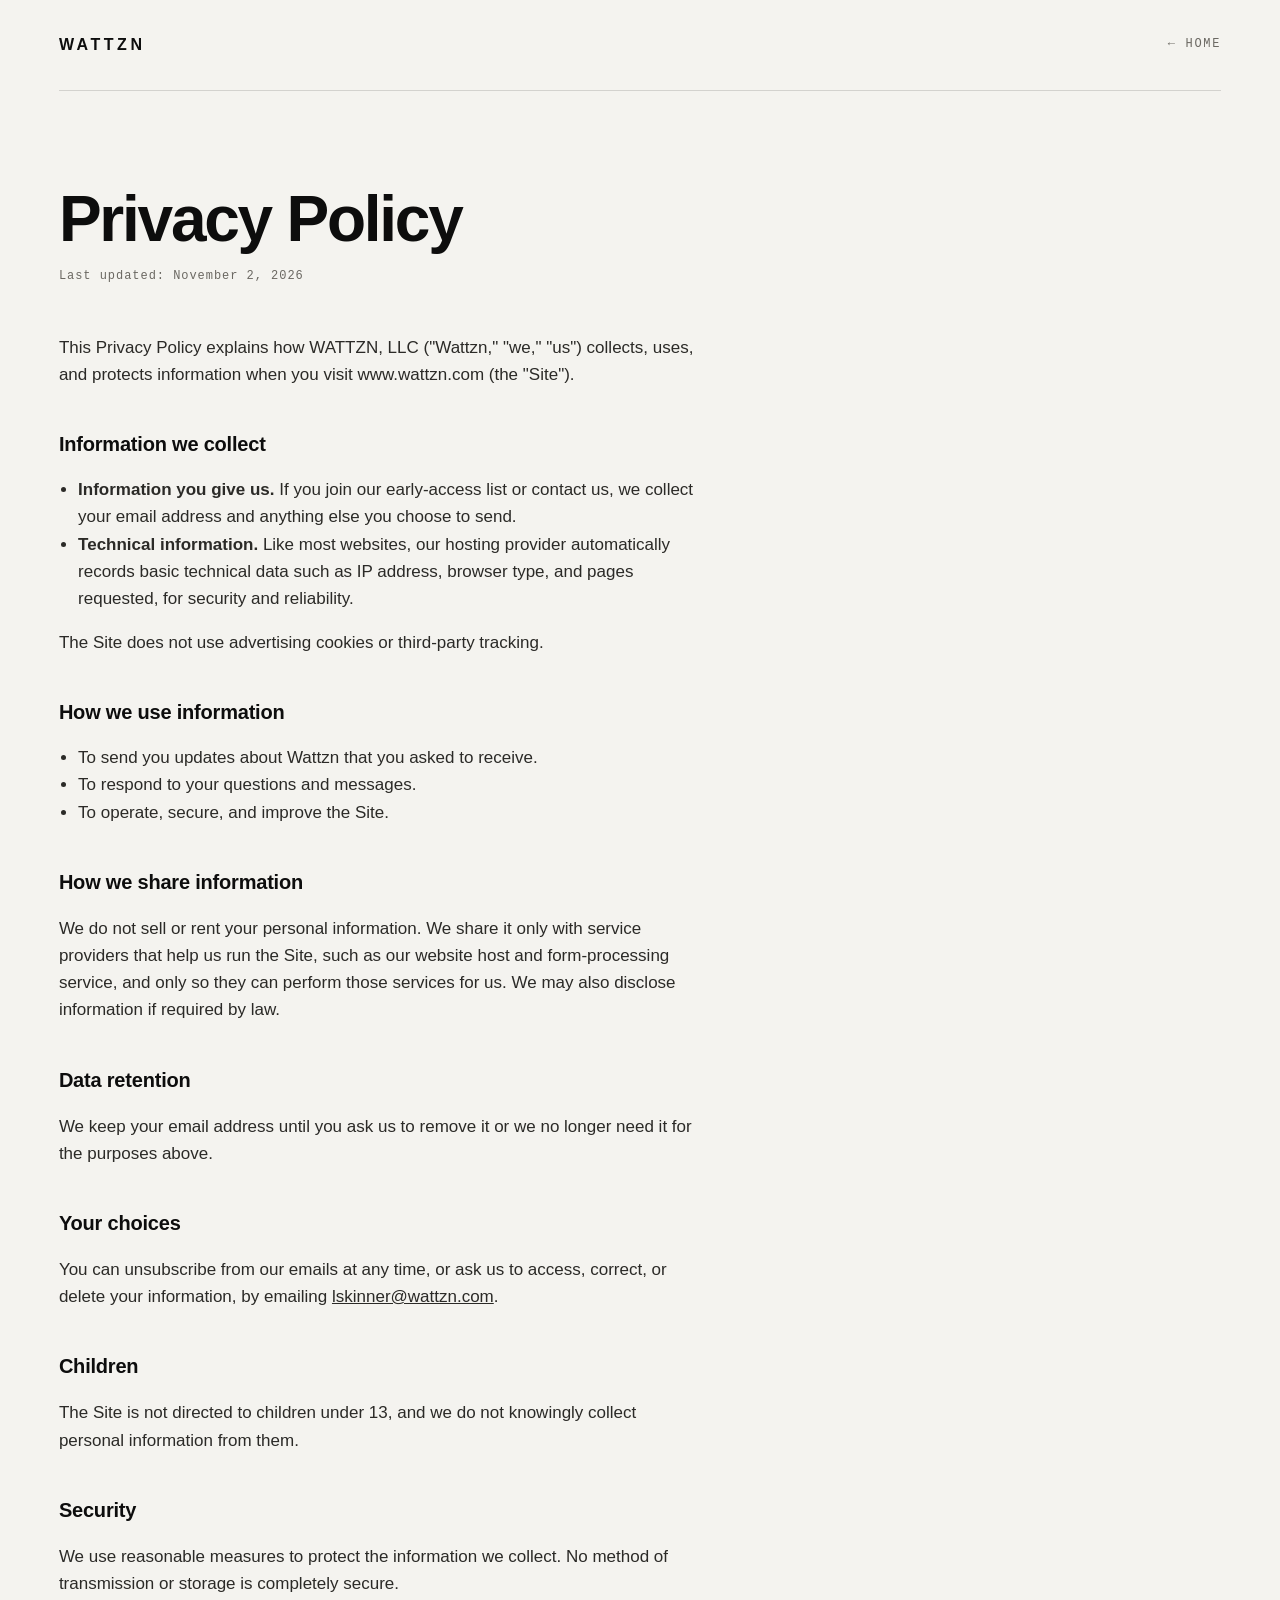
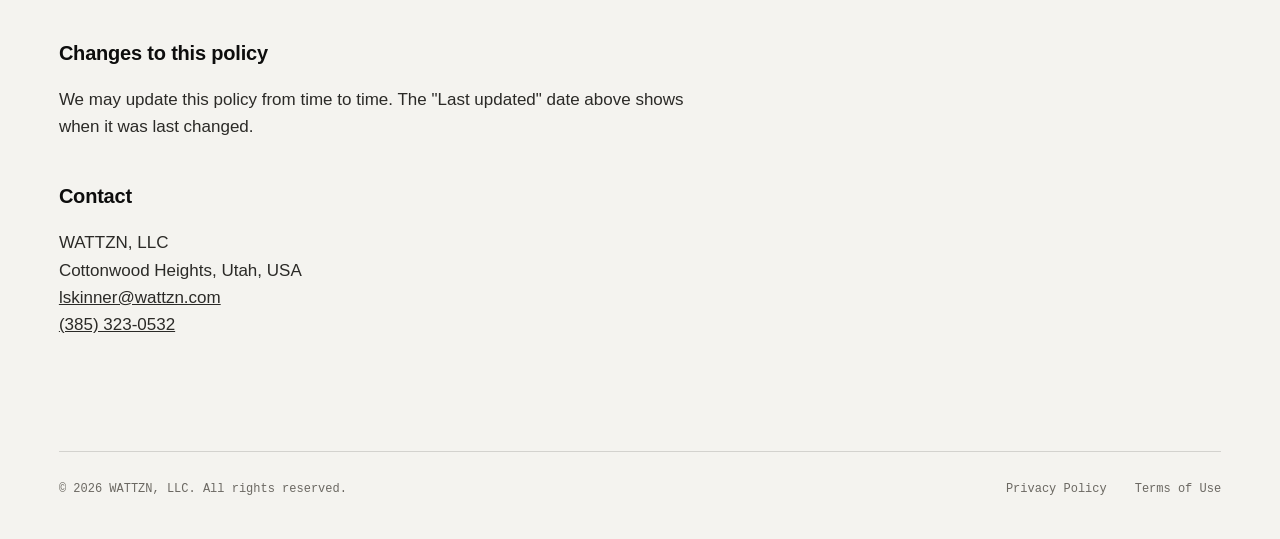
<file: privacy.html>
<!doctype html>
<html lang="en">
<head>
  <meta charset="utf-8" />
  <meta name="viewport" content="width=device-width, initial-scale=1, viewport-fit=cover" />
  <meta name="theme-color" content="#f4f3ef" />
  <title>Privacy Policy — WATTZN, LLC</title>
  <meta name="description" content="How WATTZN, LLC collects, uses, and protects information submitted through wattzn.com." />
  <link rel="icon" href="data:image/svg+xml,%3Csvg xmlns='http://www.w3.org/2000/svg' viewBox='0 0 32 32'%3E%3Crect width='32' height='32' rx='2' fill='%23f4f3ef'/%3E%3Ctext x='16' y='22' font-family='-apple-system,Segoe UI,sans-serif' font-size='15' font-weight='800' letter-spacing='0.5' text-anchor='middle' fill='%230d0d0d'%3EW%3C/text%3E%3C/svg%3E" />
  <link rel="stylesheet" href="/legal.css" />
</head>
<body>
  <div class="shell">
    <header class="masthead">
      <a class="wordmark" href="/" aria-label="Wattzn home">WATTZN</a>
      <a class="back" href="/">&larr; Home</a>
    </header>

    <main>
      <article>
        <h1>Privacy Policy</h1>
        <p class="updated">Last updated: November 2, 2026</p>

        <p>This Privacy Policy explains how WATTZN, LLC ("Wattzn," "we," "us") collects, uses, and protects information when you visit www.wattzn.com (the "Site").</p>

        <h2>Information we collect</h2>
        <ul>
          <li><strong>Information you give us.</strong> If you join our early-access list or contact us, we collect your email address and anything else you choose to send.</li>
          <li><strong>Technical information.</strong> Like most websites, our hosting provider automatically records basic technical data such as IP address, browser type, and pages requested, for security and reliability.</li>
        </ul>
        <p>The Site does not use advertising cookies or third-party tracking.</p>

        <h2>How we use information</h2>
        <ul>
          <li>To send you updates about Wattzn that you asked to receive.</li>
          <li>To respond to your questions and messages.</li>
          <li>To operate, secure, and improve the Site.</li>
        </ul>

        <h2>How we share information</h2>
        <p>We do not sell or rent your personal information. We share it only with service providers that help us run the Site, such as our website host and form-processing service, and only so they can perform those services for us. We may also disclose information if required by law.</p>

        <h2>Data retention</h2>
        <p>We keep your email address until you ask us to remove it or we no longer need it for the purposes above.</p>

        <h2>Your choices</h2>
        <p>You can unsubscribe from our emails at any time, or ask us to access, correct, or delete your information, by emailing <a href="mailto:lskinner@wattzn.com">lskinner@wattzn.com</a>.</p>

        <h2>Children</h2>
        <p>The Site is not directed to children under 13, and we do not knowingly collect personal information from them.</p>

        <h2>Security</h2>
        <p>We use reasonable measures to protect the information we collect. No method of transmission or storage is completely secure.</p>

        <h2>Changes to this policy</h2>
        <p>We may update this policy from time to time. The "Last updated" date above shows when it was last changed.</p>

        <h2>Contact</h2>
        <p>WATTZN, LLC<br />Cottonwood Heights, Utah, USA<br /><a href="mailto:lskinner@wattzn.com">lskinner@wattzn.com</a><br /><a href="tel:+13853230532">(385) 323-0532</a></p>
      </article>
    </main>

    <footer>
      <span>&copy; 2026 WATTZN, LLC. All rights reserved.</span>
      <nav aria-label="Legal">
        <a href="/privacy.html" aria-current="page">Privacy Policy</a>
        <a href="/terms.html">Terms of Use</a>
      </nav>
    </footer>
  </div>
</body>
</html>
</file>
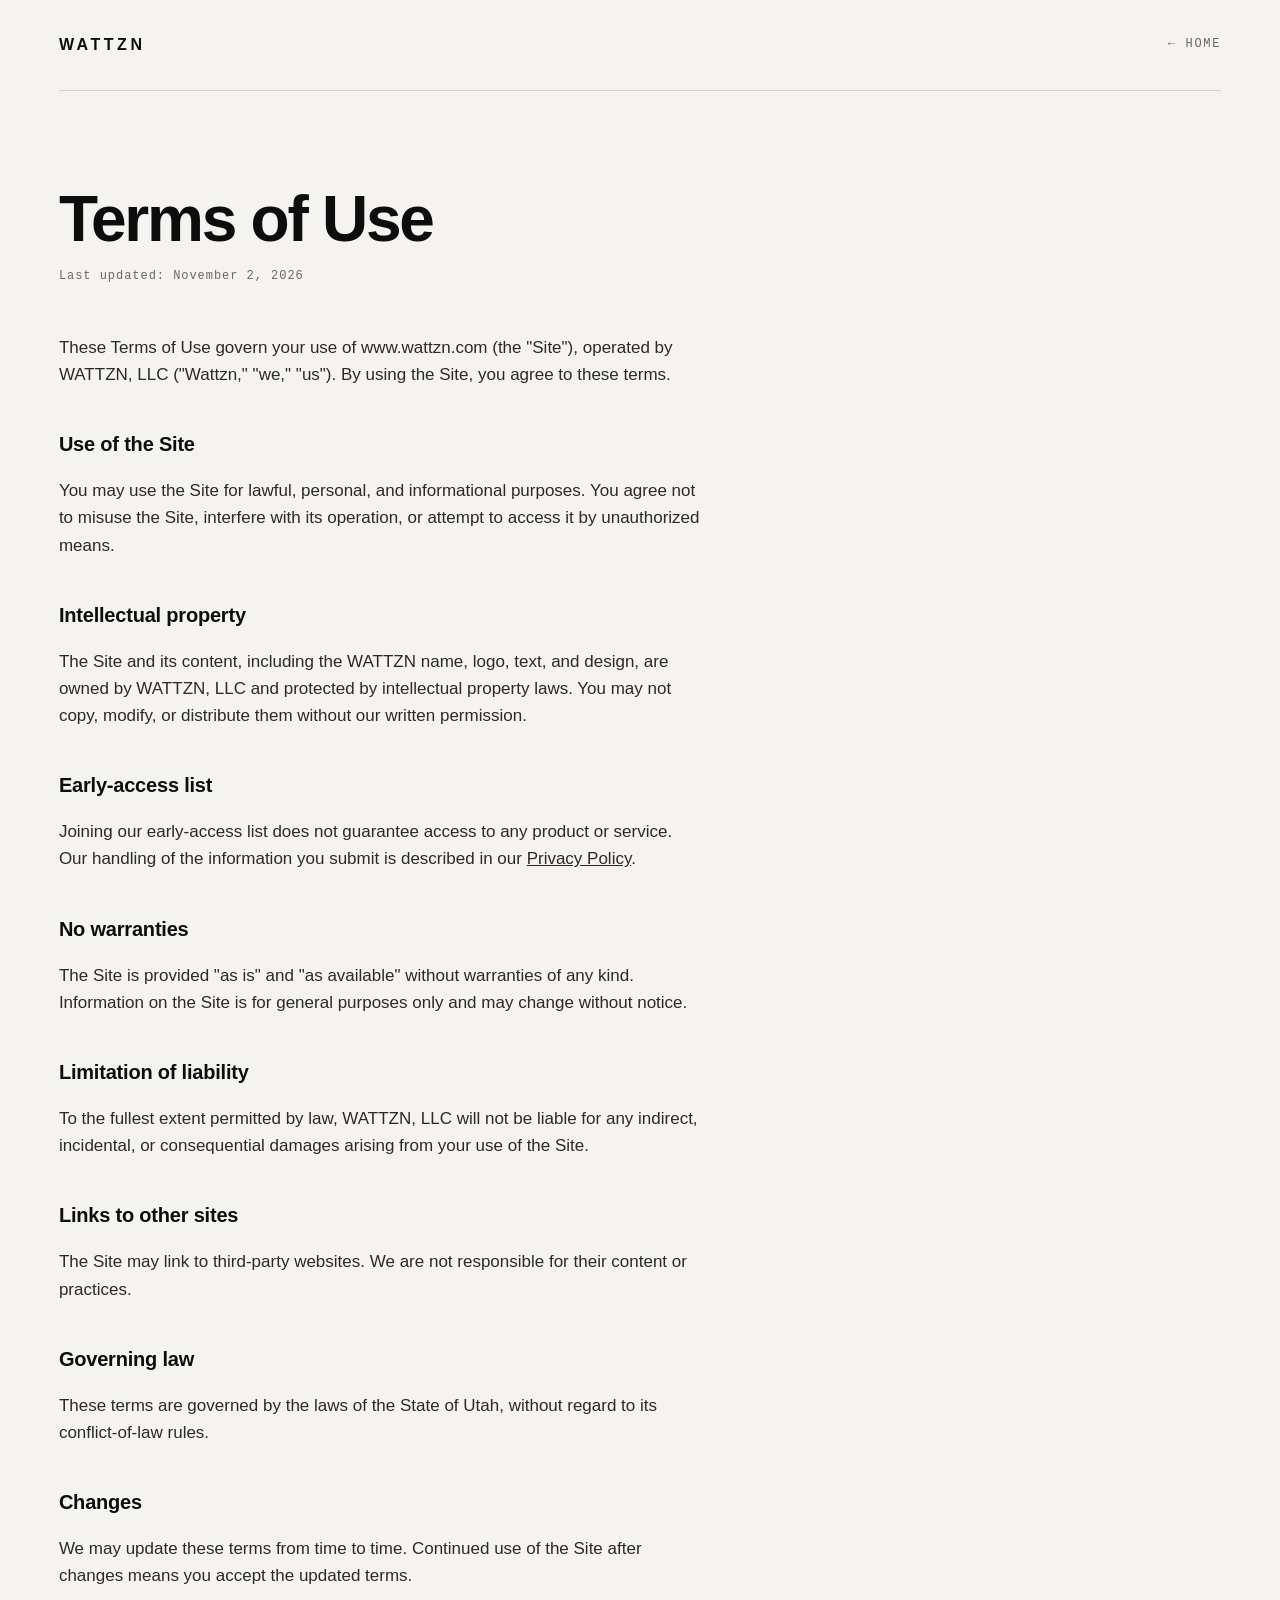
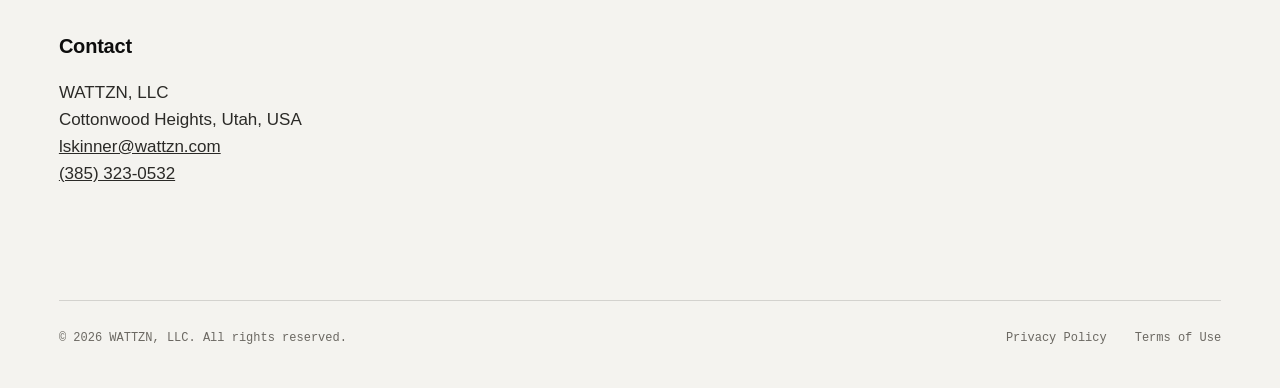
<file: terms.html>
<!doctype html>
<html lang="en">
<head>
  <meta charset="utf-8" />
  <meta name="viewport" content="width=device-width, initial-scale=1, viewport-fit=cover" />
  <meta name="theme-color" content="#f4f3ef" />
  <title>Terms of Use — WATTZN, LLC</title>
  <meta name="description" content="Terms governing use of wattzn.com, operated by WATTZN, LLC." />
  <link rel="icon" href="data:image/svg+xml,%3Csvg xmlns='http://www.w3.org/2000/svg' viewBox='0 0 32 32'%3E%3Crect width='32' height='32' rx='2' fill='%23f4f3ef'/%3E%3Ctext x='16' y='22' font-family='-apple-system,Segoe UI,sans-serif' font-size='15' font-weight='800' letter-spacing='0.5' text-anchor='middle' fill='%230d0d0d'%3EW%3C/text%3E%3C/svg%3E" />
  <link rel="stylesheet" href="/legal.css" />
</head>
<body>
  <div class="shell">
    <header class="masthead">
      <a class="wordmark" href="/" aria-label="Wattzn home">WATTZN</a>
      <a class="back" href="/">&larr; Home</a>
    </header>

    <main>
      <article>
        <h1>Terms of Use</h1>
        <p class="updated">Last updated: November 2, 2026</p>

        <p>These Terms of Use govern your use of www.wattzn.com (the "Site"), operated by WATTZN, LLC ("Wattzn," "we," "us"). By using the Site, you agree to these terms.</p>

        <h2>Use of the Site</h2>
        <p>You may use the Site for lawful, personal, and informational purposes. You agree not to misuse the Site, interfere with its operation, or attempt to access it by unauthorized means.</p>

        <h2>Intellectual property</h2>
        <p>The Site and its content, including the WATTZN name, logo, text, and design, are owned by WATTZN, LLC and protected by intellectual property laws. You may not copy, modify, or distribute them without our written permission.</p>

        <h2>Early-access list</h2>
        <p>Joining our early-access list does not guarantee access to any product or service. Our handling of the information you submit is described in our <a href="/privacy.html">Privacy Policy</a>.</p>

        <h2>No warranties</h2>
        <p>The Site is provided "as is" and "as available" without warranties of any kind. Information on the Site is for general purposes only and may change without notice.</p>

        <h2>Limitation of liability</h2>
        <p>To the fullest extent permitted by law, WATTZN, LLC will not be liable for any indirect, incidental, or consequential damages arising from your use of the Site.</p>

        <h2>Links to other sites</h2>
        <p>The Site may link to third-party websites. We are not responsible for their content or practices.</p>

        <h2>Governing law</h2>
        <p>These terms are governed by the laws of the State of Utah, without regard to its conflict-of-law rules.</p>

        <h2>Changes</h2>
        <p>We may update these terms from time to time. Continued use of the Site after changes means you accept the updated terms.</p>

        <h2>Contact</h2>
        <p>WATTZN, LLC<br />Cottonwood Heights, Utah, USA<br /><a href="mailto:lskinner@wattzn.com">lskinner@wattzn.com</a><br /><a href="tel:+13853230532">(385) 323-0532</a></p>
      </article>
    </main>

    <footer>
      <span>&copy; 2026 WATTZN, LLC. All rights reserved.</span>
      <nav aria-label="Legal">
        <a href="/privacy.html">Privacy Policy</a>
        <a href="/terms.html" aria-current="page">Terms of Use</a>
      </nav>
    </footer>
  </div>
</body>
</html>
</file>
<file: legal.css>
:root {
  --bg: #f4f3ef;
  --fg: #0d0d0d;
  --fg-muted: #6b6862;
  --line: rgba(13, 13, 13, 0.14);
  --accent: #d62b1c;
  --pad-x: clamp(22px, 4.6vw, 64px);
  --font: -apple-system, BlinkMacSystemFont, "Segoe UI", Roboto, Helvetica, Arial, "Helvetica Neue", sans-serif;
  --mono: ui-monospace, SFMono-Regular, "SF Mono", Menlo, Consolas, "Liberation Mono", monospace;
}

*, *::before, *::after { box-sizing: border-box; }

html, body { margin: 0; padding: 0; }

body {
  font-family: var(--font);
  background: var(--bg);
  color: var(--fg);
  -webkit-font-smoothing: antialiased;
  line-height: 1.6;
}

a { color: inherit; }

a:focus-visible {
  outline: 2px solid var(--fg);
  outline-offset: 3px;
}

.shell {
  max-width: 1280px;
  margin: 0 auto;
  padding: 0 var(--pad-x);
}

.masthead {
  display: flex;
  align-items: center;
  justify-content: space-between;
  gap: 24px;
  padding: clamp(22px, 3.2vw, 32px) 0;
  border-bottom: 1px solid var(--line);
}

.wordmark {
  font-weight: 800;
  font-size: clamp(14px, 1.3vw, 16px);
  letter-spacing: 0.22em;
  text-decoration: none;
}

.back {
  font-family: var(--mono);
  font-size: 12px;
  letter-spacing: 0.14em;
  text-transform: uppercase;
  color: var(--fg-muted);
  text-decoration: none;
}

.back:hover { color: var(--fg); }

article {
  max-width: 72ch;
  padding: clamp(48px, 8vw, 96px) 0;
}

h1 {
  font-size: clamp(36px, 5.6vw, 64px);
  font-weight: 700;
  letter-spacing: -0.035em;
  line-height: 1;
  margin: 0 0 16px;
}

.updated {
  font-family: var(--mono);
  font-size: 12px;
  letter-spacing: 0.08em;
  color: var(--fg-muted);
  margin: 0 0 clamp(32px, 5vw, 48px);
}

h2 {
  font-size: 20px;
  font-weight: 700;
  letter-spacing: -0.01em;
  margin: 40px 0 10px;
}

p, li {
  font-size: 17px;
  color: #2b2a27;
}

ul { padding-left: 1.2em; }

footer {
  display: flex;
  justify-content: space-between;
  flex-wrap: wrap;
  gap: 16px;
  padding: 28px 0 40px;
  border-top: 1px solid var(--line);
  font-family: var(--mono);
  font-size: 12px;
  color: var(--fg-muted);
}

footer nav { display: flex; gap: 28px; }
footer a { text-decoration: none; }
footer a:hover { color: var(--fg); }
</file>
